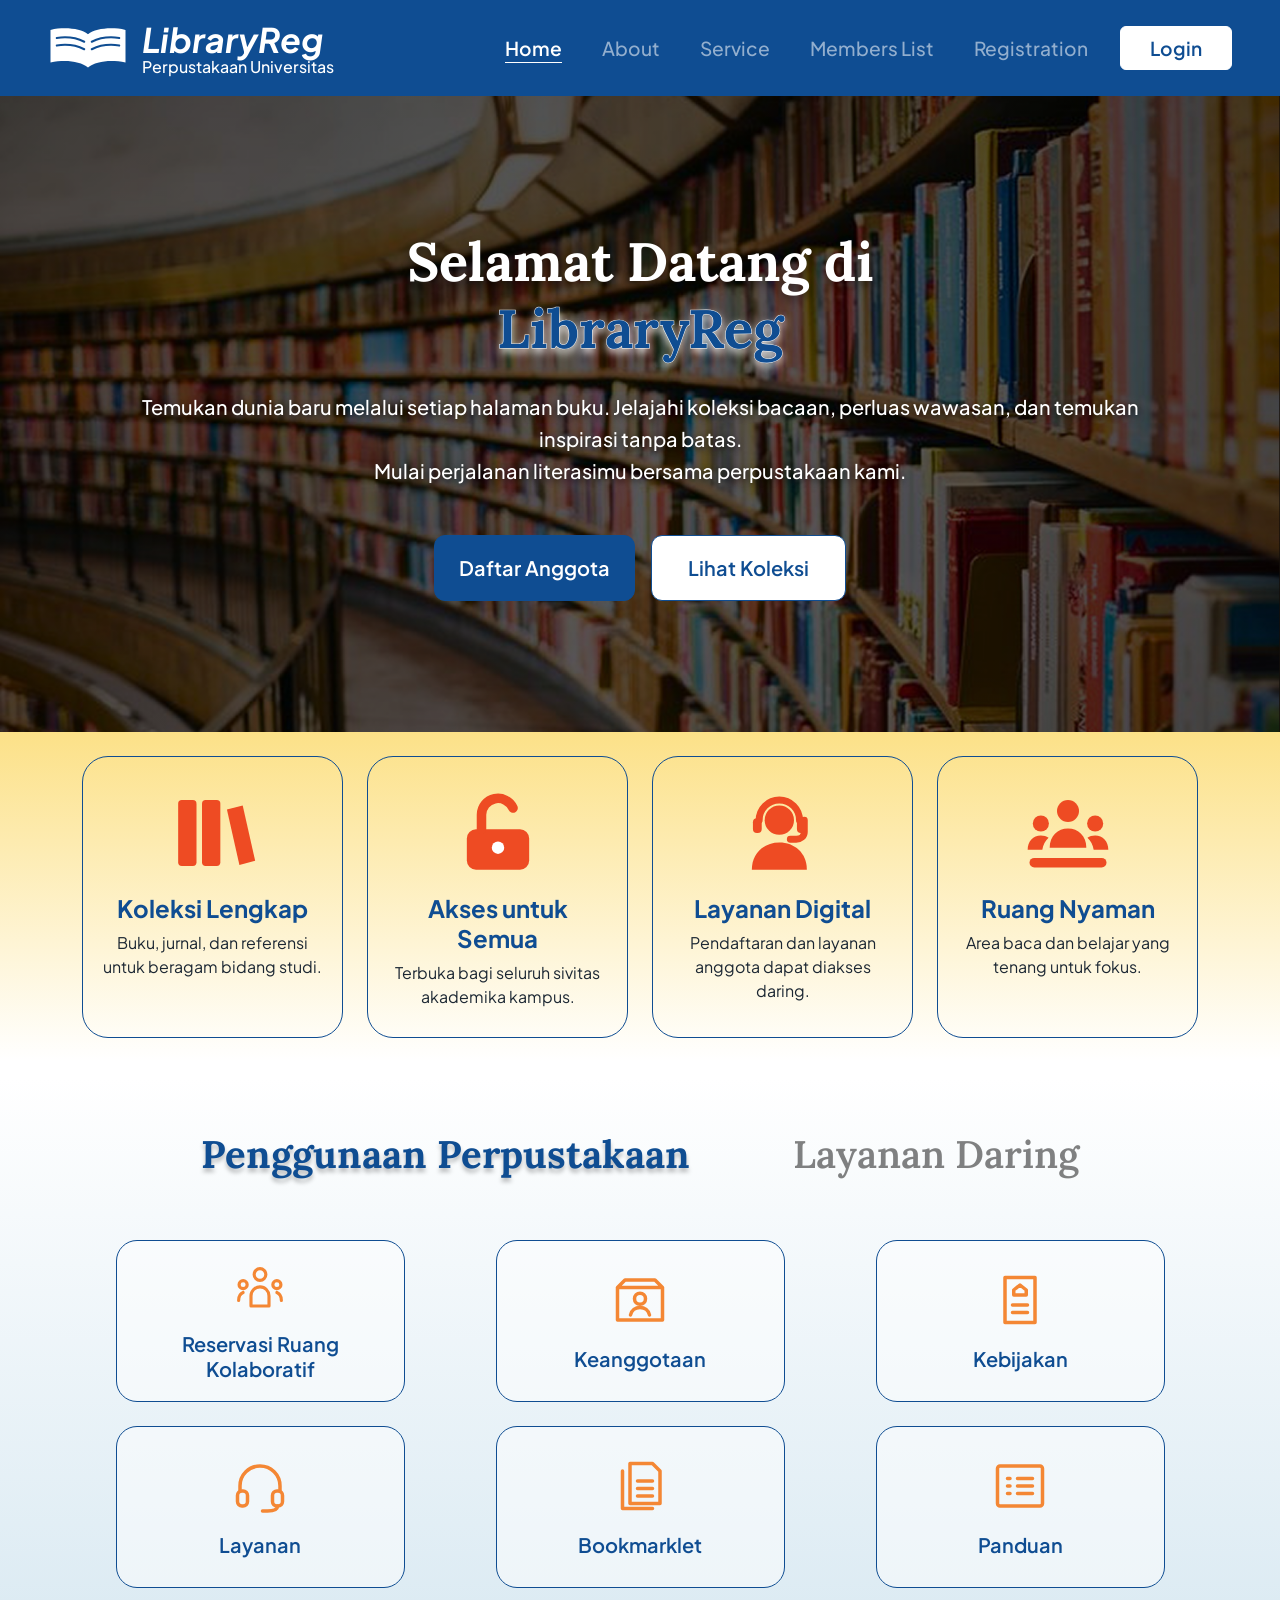
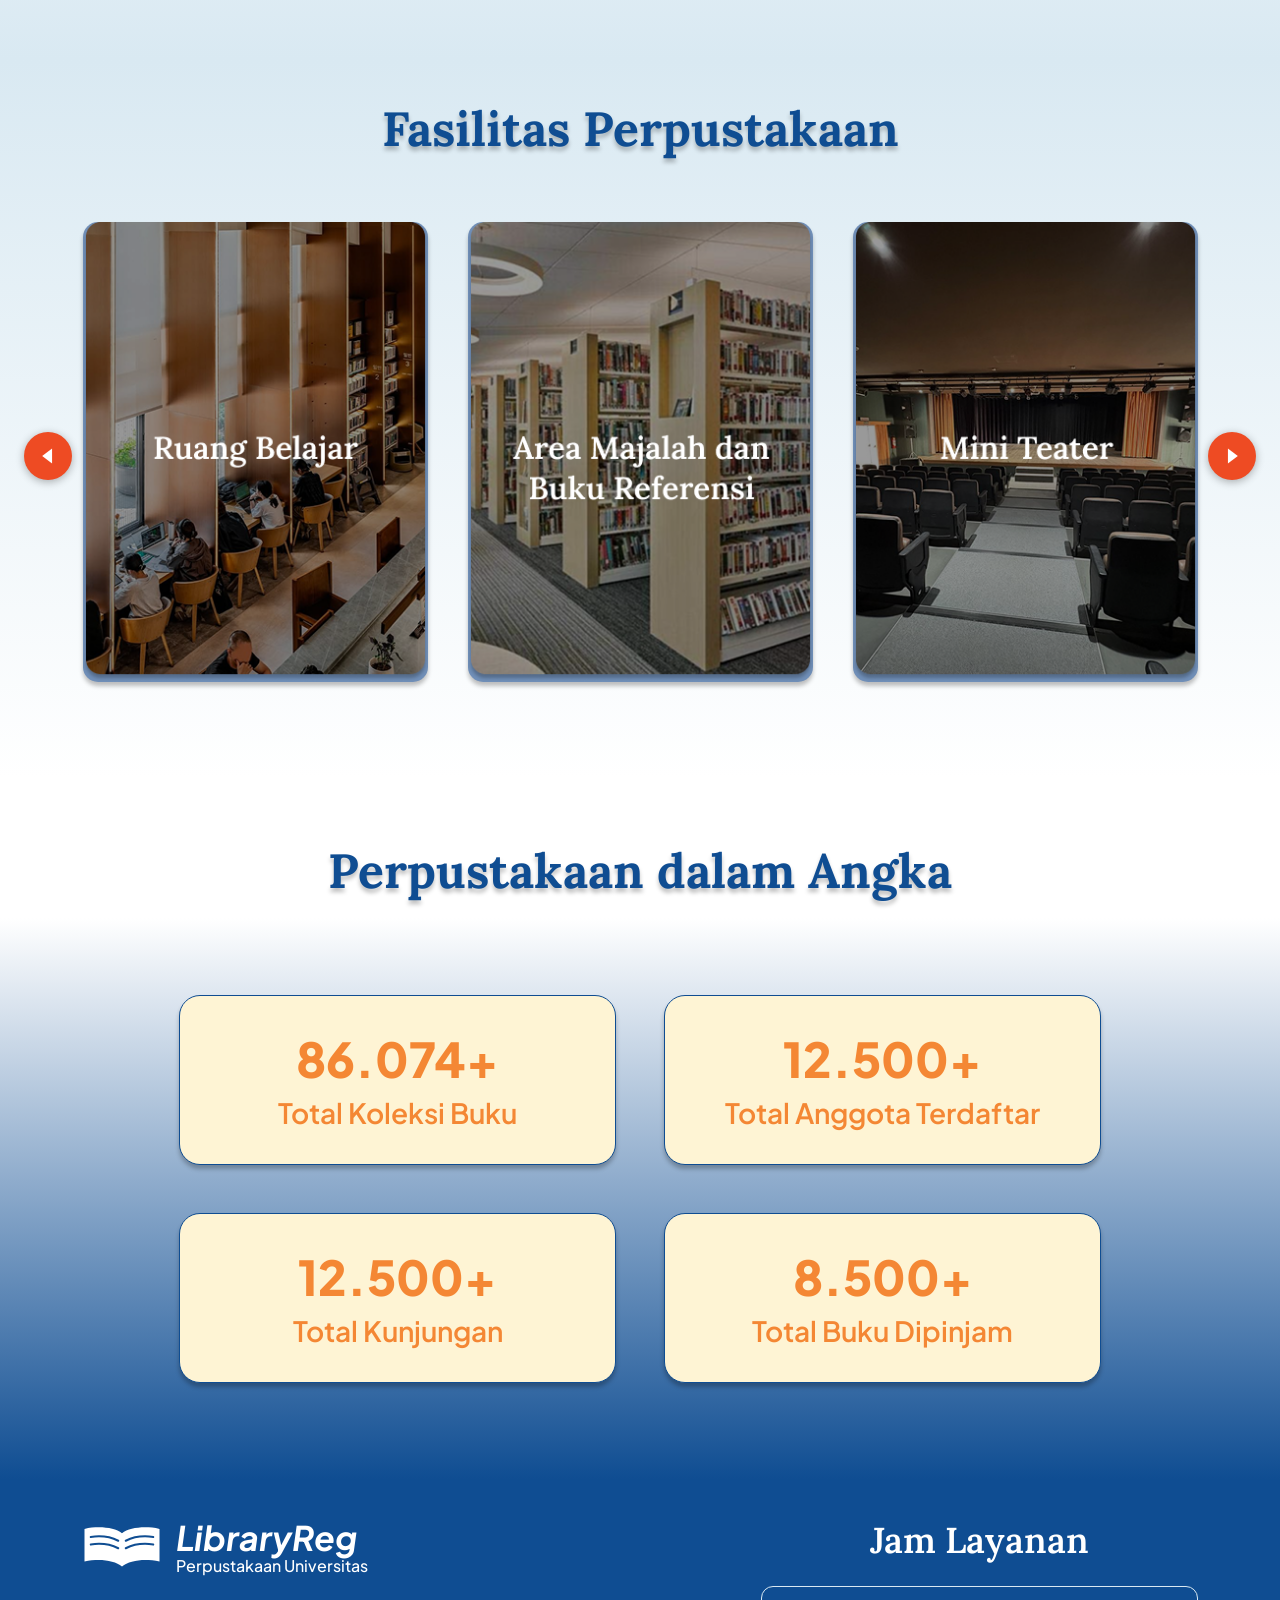
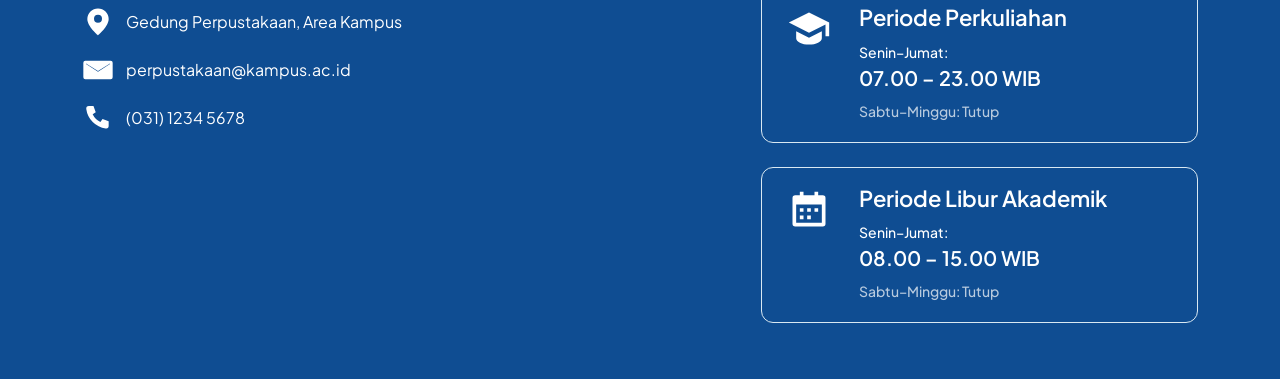
<file: ETS/index.html>
<!DOCTYPE html>
<html lang="id">
<head>
  <meta charset="utf-8">
  <meta name="viewport" content="width=device-width, initial-scale=1">
  <meta name="description" content="LibraryReg — Perpustakaan Universitas. Jelajahi koleksi, layanan, dan fasilitas perpustakaan, lalu daftar sebagai anggota.">
  <title>LibraryReg | Perpustakaan Universitas</title>

  <!-- Bootstrap 5 -->
  <link href="https://cdn.jsdelivr.net/npm/bootstrap@5.3.3/dist/css/bootstrap.min.css" rel="stylesheet">

  <!-- Font: Plus Jakarta Sans (UI) + Lora (heading editorial) -->
  <link rel="preconnect" href="https://fonts.googleapis.com">
  <link rel="preconnect" href="https://fonts.gstatic.com" crossorigin>
  <link href="https://fonts.googleapis.com/css2?family=Lora:wght@600;700&family=Plus+Jakarta+Sans:ital,wght@0,400;0,500;0,600;0,700;1,700&display=swap" rel="stylesheet">

  <link rel="stylesheet" href="style.css">
</head>
<body id="top">

  <!-- Sprite ikon (inline SVG; warna mengikuti currentColor) -->
  <svg width="0" height="0" style="position:absolute" aria-hidden="true" focusable="false">
    <defs>
      <!-- Logo buku terbuka -->
      <symbol id="i-logo" viewBox="0 0 64 40">
        <path fill="#fff" d="M32 9C26 4.5 14 3 2 5.5v26c12-2.5 24-1 30 4z"/>
        <path fill="#fff" d="M32 9c6-4.5 18-6 30-3.5v26c-12-2.5-24-1-30 4z"/>
        <path fill="none" stroke="#0f4d92" stroke-width="1.6" stroke-linecap="round" d="M7 12c8-1.2 16 0 22 3M7 18c8-1.2 16 0 22 3M57 12c-8-1.2-16 0-22 3M57 18c-8-1.2-16 0-22 3"/>
      </symbol>

      <!-- Ikon solid (kartu keunggulan) -->
      <symbol id="s-books" viewBox="0 0 24 24"><rect x="2.5" y="3" width="5" height="18" rx="1"/><rect x="9" y="3" width="5" height="18" rx="1"/><path d="m15.8 5.6 4.3-1.1 3.4 15.1-4.3 1.1z"/></symbol>
      <symbol id="s-unlock" viewBox="0 0 24 24"><rect x="3.5" y="11" width="17" height="11" rx="2.5"/><path fill="none" stroke="currentColor" stroke-width="2.6" stroke-linecap="round" d="M7.5 11V7a4.5 4.5 0 0 1 8.6-1.8"/><circle cx="12" cy="16" r="1.7" fill="#fff"/></symbol>
      <symbol id="s-agent" viewBox="0 0 24 24"><circle cx="11" cy="8.5" r="4"/><path d="M3.5 22c0-4.6 3.4-7.4 7.5-7.4s7.5 2.8 7.5 7.4z"/><path fill="none" stroke="currentColor" stroke-width="1.9" stroke-linecap="round" d="M5.5 8.5a5.5 5.5 0 0 1 11 0M17.8 8.5v3.2c0 1.2-1 2-2.2 2H14"/><rect x="3.8" y="8" width="2.4" height="4" rx="1.1"/><rect x="15.8" y="8" width="2.4" height="4" rx="1.1"/></symbol>
      <symbol id="s-group" viewBox="0 0 24 24"><circle cx="12" cy="6" r="3"/><path d="M7 16c0-3.2 2.2-5.2 5-5.2s5 2 5 5.2z"/><circle cx="4.6" cy="9.4" r="2.2"/><path d="M1 16.6c0-2.3 1.5-3.9 3.6-3.9.8 0 1.5.2 2.1.6-.9.8-1.5 1.9-1.7 3.3z"/><circle cx="19.4" cy="9.4" r="2.2"/><path d="M23 16.6c0-2.3-1.5-3.9-3.6-3.9-.8 0-1.5.2-2.1.6.9.8 1.5 1.9 1.7 3.3z"/><rect x="1.5" y="18.8" width="21" height="2.6" rx="1.3"/></symbol>

      <!-- Ikon garis (kartu layanan) -->
      <symbol id="i-users" viewBox="0 0 24 24"><circle cx="12" cy="6" r="2.6"/><path d="M8 20v-4.5a4 4 0 0 1 8 0V20z"/><circle cx="4.5" cy="10.5" r="1.8"/><path d="M2.5 17.5c0-1.6.8-3 2-3.5"/><circle cx="19.5" cy="10.5" r="1.8"/><path d="M21.5 17.5c0-1.6-.8-3-2-3.5"/></symbol>
      <symbol id="i-idcard" viewBox="0 0 24 24"><path d="M3 7h18v13H3zM3 7l3-3h12l3 3"/><circle cx="12" cy="11.5" r="2.2"/><path d="M8.2 18c.4-2 2-3 3.8-3s3.4 1 3.8 3"/></symbol>
      <symbol id="i-file" viewBox="0 0 24 24"><path d="M6 3h12v18H6z"/><path d="m12 6-2.5 2v2h5V8z"/><path d="M9 14h6M9 17h6"/></symbol>
      <symbol id="i-headset" viewBox="0 0 24 24"><path d="M4 14v-2a8 8 0 0 1 16 0v2"/><rect x="3" y="14" width="4" height="6" rx="1.8"/><rect x="17" y="14" width="4" height="6" rx="1.8"/><path d="M19 20c0 1.5-1.5 2-4 2h-2"/></symbol>
      <symbol id="i-docs" viewBox="0 0 24 24"><path d="M8 3h9l3 3v13H8z"/><path d="M5 6v15h12"/><path d="M11 10h6M11 13h6M11 16h6"/></symbol>
      <symbol id="i-list" viewBox="0 0 24 24"><rect x="3" y="4" width="18" height="16" rx="1"/><path d="M7 9h1M11 9h6M7 12h1M11 12h6M7 15h1M11 15h6"/></symbol>

      <!-- Ikon footer -->
      <symbol id="f-pin" viewBox="0 0 24 24"><path d="M12 22s8-6.6 8-12.2A8 8 0 0 0 4 9.8C4 15.4 12 22 12 22zm0-9.5a3 3 0 1 1 0-6 3 3 0 0 1 0 6z"/></symbol>
      <symbol id="f-mail" viewBox="0 0 24 24"><path d="M2.5 5h19A1.5 1.5 0 0 1 23 6.5v11a1.5 1.5 0 0 1-1.5 1.5h-19A1.5 1.5 0 0 1 1 17.5v-11A1.5 1.5 0 0 1 2.5 5zm.5 2.2v.3l9 5.8 9-5.8v-.3L12 12.7z"/></symbol>
      <symbol id="f-phone" viewBox="0 0 24 24"><path d="M5.2 3h3.4l1.7 4.6-2.3 1.6a12 12 0 0 0 5.8 5.8l1.6-2.3 4.6 1.7v3.4a2 2 0 0 1-2.2 2A17 17 0 0 1 3.2 5.2 2 2 0 0 1 5.2 3z"/></symbol>
      <symbol id="f-cap" viewBox="0 0 24 24"><path d="M12 3 1 8.5 12 14l9-4.5V16h2V8.5z"/><path d="M5 13.2V17c0 1.8 3.1 3.5 7 3.5s7-1.7 7-3.5v-3.8L12 16.8z"/></symbol>
      <symbol id="f-calendar" viewBox="0 0 24 24"><path d="M7 2h2v2h6V2h2v2h2.5A1.5 1.5 0 0 1 21 5.5v14a1.5 1.5 0 0 1-1.5 1.5h-15A1.5 1.5 0 0 1 3 19.5v-14A1.5 1.5 0 0 1 4.5 4H7zM5 9v10h14V9zm2 2h2v2H7zm4 0h2v2h-2zm4 0h2v2h-2zM7 15h2v2H7zm4 0h2v2h-2z"/></symbol>

      <!-- Panah carousel -->
      <symbol id="c-prev" viewBox="0 0 24 24"><path d="M15.5 5.5v13L7 12z"/></symbol>
      <symbol id="c-next" viewBox="0 0 24 24"><path d="M8.5 5.5v13L17 12z"/></symbol>
    </defs>
  </svg>

 <!-- ================= NAVBAR ================= -->
  <nav class="navbar navbar-expand-xl sticky-top site-header" data-bs-theme="dark" aria-label="Navigasi utama">
    <div class="container-fluid site-header__inner">
      <a class="navbar-brand brand" href="#top" aria-label="LibraryReg, kembali ke halaman utama">
        <svg class="brand__logo" viewBox="0 0 64 40" aria-hidden="true"><use href="#i-logo"/></svg>
        <span class="brand__text">
          <span class="brand__name">LibraryReg</span>
          <span class="brand__tagline">Perpustakaan Universitas</span>
        </span>
      </a>
 
      <button class="navbar-toggler" type="button" data-bs-toggle="collapse" data-bs-target="#primary-nav"
              aria-controls="primary-nav" aria-expanded="false" aria-label="Buka menu navigasi">
        <span class="navbar-toggler-icon"></span>
      </button>
 
      <div class="collapse navbar-collapse justify-content-xl-end" id="primary-nav">
        <ul class="navbar-nav align-items-xl-center gap-xl-4">
          <li class="nav-item"><a class="nav-link active" href="#top" aria-current="page">Home</a></li>
          <li class="nav-item"><a class="nav-link" href="#about">About</a></li>
          <li class="nav-item"><a class="nav-link" href="#services">Service</a></li>
          <li class="nav-item"><a class="nav-link" href="members.html">Members List</a></li>
          <li class="nav-item"><a class="nav-link" href="registration.html">Registration</a></li>
          <li class="nav-item"><a class="btn btn-login" href="login.html">Login</a></li>
        </ul>
      </div>
    </div>
  </nav>
 
  <main>
    
    <!-- ================= HERO ================= -->
    <section class="hero" aria-labelledby="hero-title">
      <div class="container text-center">
        <h1 class="hero__title" id="hero-title">
          <span class="hero__title-line">Selamat Datang di</span>
          <span class="hero__title-brand">LibraryReg</span>
        </h1>
        <p class="hero__desc mx-auto">
          Temukan dunia baru melalui setiap halaman buku. Jelajahi koleksi bacaan, perluas wawasan, dan temukan inspirasi tanpa batas.
          <br class="d-none d-md-inline">
          Mulai perjalanan literasimu bersama perpustakaan kami.
        </p>
        <div class="d-flex flex-wrap justify-content-center gap-3 mt-5">
          <a class="btn btn-brand" href="registration.html">Daftar Anggota</a>
          <a class="btn btn-brand-outline" href="#fasilitas">Lihat Koleksi</a>
        </div>
      </div>
    </section>

    <!-- ================= KEUNGGULAN ================= -->
    <section class="benefits" id="about" aria-label="Keunggulan perpustakaan">
      <div class="container">
        <ul class="row g-3 g-lg-4 list-unstyled mb-0">
          <li class="col-12 col-sm-6 col-lg-3">
            <div class="benefit h-100">
              <svg class="benefit__icon" aria-hidden="true"><use href="#s-books"/></svg>
              <h2 class="benefit__title">Koleksi Lengkap</h2>
              <p class="benefit__desc">Buku, jurnal, dan referensi untuk beragam bidang studi.</p>
            </div>
          </li>
          <li class="col-12 col-sm-6 col-lg-3">
            <div class="benefit h-100">
              <svg class="benefit__icon" aria-hidden="true"><use href="#s-unlock"/></svg>
              <h2 class="benefit__title">Akses untuk Semua</h2>
              <p class="benefit__desc">Terbuka bagi seluruh sivitas akademika kampus.</p>
            </div>
          </li>
          <li class="col-12 col-sm-6 col-lg-3">
            <div class="benefit h-100">
              <svg class="benefit__icon" aria-hidden="true"><use href="#s-agent"/></svg>
              <h2 class="benefit__title">Layanan Digital</h2>
              <p class="benefit__desc">Pendaftaran dan layanan anggota dapat diakses daring.</p>
            </div>
          </li>
          <li class="col-12 col-sm-6 col-lg-3">
            <div class="benefit h-100">
              <svg class="benefit__icon" aria-hidden="true"><use href="#s-group"/></svg>
              <h2 class="benefit__title">Ruang Nyaman</h2>
              <p class="benefit__desc">Area baca dan belajar yang tenang untuk fokus.</p>
            </div>
          </li>
        </ul>
      </div>
    </section>

    <!-- ================= PENGGUNAAN PERPUSTAKAAN / LAYANAN DARING ================= -->
    <section class="services" id="services" aria-label="Layanan perpustakaan">
      <div class="container">
        <ul class="nav service-tabs justify-content-center" role="tablist">
          <li class="nav-item" role="presentation">
            <button class="nav-link active" id="tab-usage" type="button" role="tab"
                    data-bs-toggle="tab" data-bs-target="#panel-usage"
                    aria-controls="panel-usage" aria-selected="true">Penggunaan Perpustakaan</button>
          </li>
          <li class="nav-item" role="presentation">
            <button class="nav-link" id="tab-online" type="button" role="tab"
                    data-bs-toggle="tab" data-bs-target="#panel-online"
                    aria-controls="panel-online" aria-selected="false" tabindex="-1">Layanan Daring</button>
          </li>
        </ul>

        <div class="tab-content">
          <div class="tab-pane fade show active" id="panel-usage" role="tabpanel" aria-labelledby="tab-usage" tabindex="0">
            <ul class="row g-4 justify-content-center list-unstyled mb-0">
              <li class="col-12 col-md-6 col-lg-4"><a class="service-card" href="#">
                <svg class="service-card__icon" aria-hidden="true"><use href="#i-users"/></svg>
                <span class="service-card__name">Reservasi Ruang Kolaboratif</span>
              </a></li>
              <li class="col-12 col-md-6 col-lg-4"><a class="service-card" href="#">
                <svg class="service-card__icon" aria-hidden="true"><use href="#i-idcard"/></svg>
                <span class="service-card__name">Keanggotaan</span>
              </a></li>
              <li class="col-12 col-md-6 col-lg-4"><a class="service-card" href="#">
                <svg class="service-card__icon" aria-hidden="true"><use href="#i-file"/></svg>
                <span class="service-card__name">Kebijakan</span>
              </a></li>
              <li class="col-12 col-md-6 col-lg-4"><a class="service-card" href="#">
                <svg class="service-card__icon" aria-hidden="true"><use href="#i-headset"/></svg>
                <span class="service-card__name">Layanan</span>
              </a></li>
              <li class="col-12 col-md-6 col-lg-4"><a class="service-card" href="#">
                <svg class="service-card__icon" aria-hidden="true"><use href="#i-docs"/></svg>
                <span class="service-card__name">Bookmarklet</span>
              </a></li>
              <li class="col-12 col-md-6 col-lg-4"><a class="service-card" href="#">
                <svg class="service-card__icon" aria-hidden="true"><use href="#i-list"/></svg>
                <span class="service-card__name">Panduan</span>
              </a></li>
            </ul>
          </div>

          <div class="tab-pane fade" id="panel-online" role="tabpanel" aria-labelledby="tab-online" tabindex="0">
            <ul class="row g-4 justify-content-center list-unstyled mb-0">
              <li class="col-12 col-md-6 col-lg-4"><a class="service-card" href="#">
                <svg class="service-card__icon" aria-hidden="true"><use href="#i-users"/></svg>
                <span class="service-card__name">Perpanjangan Daring</span>
              </a></li>
              <li class="col-12 col-md-6 col-lg-4"><a class="service-card" href="#">
                <svg class="service-card__icon" aria-hidden="true"><use href="#i-idcard"/></svg>
                <span class="service-card__name">E-Source Request</span>
              </a></li>
              <li class="col-12 col-md-6 col-lg-4"><a class="service-card" href="#">
                <svg class="service-card__icon" aria-hidden="true"><use href="#i-file"/></svg>
                <span class="service-card__name">Unggah Mandiri Skripsi</span>
              </a></li>
              <li class="col-12 col-md-6 col-lg-4"><a class="service-card" href="#">
                <svg class="service-card__icon" aria-hidden="true"><use href="#i-headset"/></svg>
                <span class="service-card__name">Similarity Check (Turnitin)</span>
              </a></li>
              <li class="col-12 col-md-6 col-lg-4"><a class="service-card" href="#">
                <svg class="service-card__icon" aria-hidden="true"><use href="#i-docs"/></svg>
                <span class="service-card__name">Rekomendasi Koleksi</span>
              </a></li>
              <li class="col-12 col-md-6 col-lg-4"><a class="service-card" href="#">
                <svg class="service-card__icon" aria-hidden="true"><use href="#i-list"/></svg>
                <span class="service-card__name">Cek Status Peminjaman</span>
              </a></li>
            </ul>
          </div>
        </div>
      </div>
    </section>

    <!-- ================= FASILITAS ================= -->
    <section class="facilities" id="fasilitas" aria-labelledby="facilities-title">
      <div class="container">
        <h2 class="section-title" id="facilities-title">Fasilitas Perpustakaan</h2>
      </div>

      <div class="carousel-wrap" role="region" aria-roledescription="carousel" aria-label="Fasilitas perpustakaan">
        <button class="carousel-btn carousel-btn--prev" type="button" aria-label="Fasilitas sebelumnya">
          <svg aria-hidden="true"><use href="#c-prev"/></svg>
        </button>

        <div class="carousel-window">
          <ul class="carousel-track list-unstyled mb-0">
            <li class="facility" style="--photo: url('assets/Study Room Facility.png')">
            </li>
            <li class="facility" style="--photo: url('assets/Reference Area Facility.png')">
            </li>
            <li class="facility" style="--photo: url('assets/Theater Facility.png')">
            </li>
            <li class="facility" style="--photo: url('assets/Kafetaria.png')">
            </li>
            <li class="facility" style="--photo: url('assets/Meja Informasi.png')">
            </li>
            <li class="facility" style="--photo: url('assets/Ruang Seminar.png')">
            </li>
            <li class="facility" style="--photo: url('assets/Mushola.png')">
            </li>
          </ul>
        </div>

        <button class="carousel-btn carousel-btn--next" type="button" aria-label="Fasilitas berikutnya">
          <svg aria-hidden="true"><use href="#c-next"/></svg>
        </button>
      </div>
    </section>

    <!-- ================= STATISTIK ================= -->
    <section class="stats" id="members" aria-labelledby="stats-title">
      <div class="container">
        <h2 class="section-title" id="stats-title">Perpustakaan dalam Angka</h2>
        <ul class="row g-4 g-lg-5 justify-content-center list-unstyled mb-0 mt-4 mt-lg-5">
          <li class="col-12 col-md-6 col-lg-5">
            <div class="stat">
              <strong class="stat__value">86.074+</strong>
              <span class="stat__label">Total Koleksi Buku</span>
            </div>
          </li>
          <li class="col-12 col-md-6 col-lg-5">
            <div class="stat">
              <strong class="stat__value">12.500+</strong>
              <span class="stat__label">Total Anggota Terdaftar</span>
            </div>
          </li>
          <li class="col-12 col-md-6 col-lg-5">
            <div class="stat">
              <strong class="stat__value">12.500+</strong>
              <span class="stat__label">Total Kunjungan</span>
            </div>
          </li>
          <li class="col-12 col-md-6 col-lg-5">
            <div class="stat">
              <strong class="stat__value">8.500+</strong>
              <span class="stat__label">Total Buku Dipinjam</span>
            </div>
          </li>
        </ul>
      </div>
    </section>
  </main>

  <!-- ================= FOOTER ================= -->
  <footer class="site-footer">
    <div class="container">
      <div class="row g-5">
        <div class="col-12 col-lg-6">
          <a class="brand" href="#top" aria-label="LibraryReg, kembali ke atas">
            <svg class="brand__logo" viewBox="0 0 64 40" aria-hidden="true"><use href="#i-logo"/></svg>
            <span class="brand__text">
              <span class="brand__name">LibraryReg</span>
              <span class="brand__tagline">Perpustakaan Universitas</span>
            </span>
          </a>

          <address class="contact">
            <p class="contact__row">
              <svg class="contact__icon" aria-hidden="true"><use href="#f-pin"/></svg>
              <span>Gedung Perpustakaan, Area Kampus</span>
            </p>
            <p class="contact__row">
              <svg class="contact__icon" aria-hidden="true"><use href="#f-mail"/></svg>
              <a href="mailto:perpustakaan@kampus.ac.id">perpustakaan@kampus.ac.id</a>
            </p>
            <p class="contact__row">
              <svg class="contact__icon" aria-hidden="true"><use href="#f-phone"/></svg>
              <a href="tel:+623112345678">(031) 1234 5678</a>
            </p>
          </address>
        </div>

        <section class="col-12 col-lg-5 offset-lg-1" aria-labelledby="hours-title">
          <h2 class="hours__title" id="hours-title">Jam Layanan</h2>

          <article class="hours__card">
            <svg class="hours__icon" aria-hidden="true"><use href="#f-cap"/></svg>
            <h3 class="hours__period">Periode Perkuliahan</h3>
            <p class="hours__label">Senin–Jumat:</p>
            <p class="hours__time">07.00 – 23.00 WIB</p>
            <p class="hours__closed">Sabtu–Minggu: Tutup</p>
          </article>

          <article class="hours__card">
            <svg class="hours__icon" aria-hidden="true"><use href="#f-calendar"/></svg>
            <h3 class="hours__period">Periode Libur Akademik</h3>
            <p class="hours__label">Senin–Jumat:</p>
            <p class="hours__time">08.00 – 15.00 WIB</p>
            <p class="hours__closed">Sabtu–Minggu: Tutup</p>
          </article>
        </section>
      </div>
    </div>
  </footer>

  <script src="https://cdn.jsdelivr.net/npm/bootstrap@5.3.3/dist/js/bootstrap.bundle.min.js"></script>
  <script src="script.js"></script>
</body>
</html>
</file>
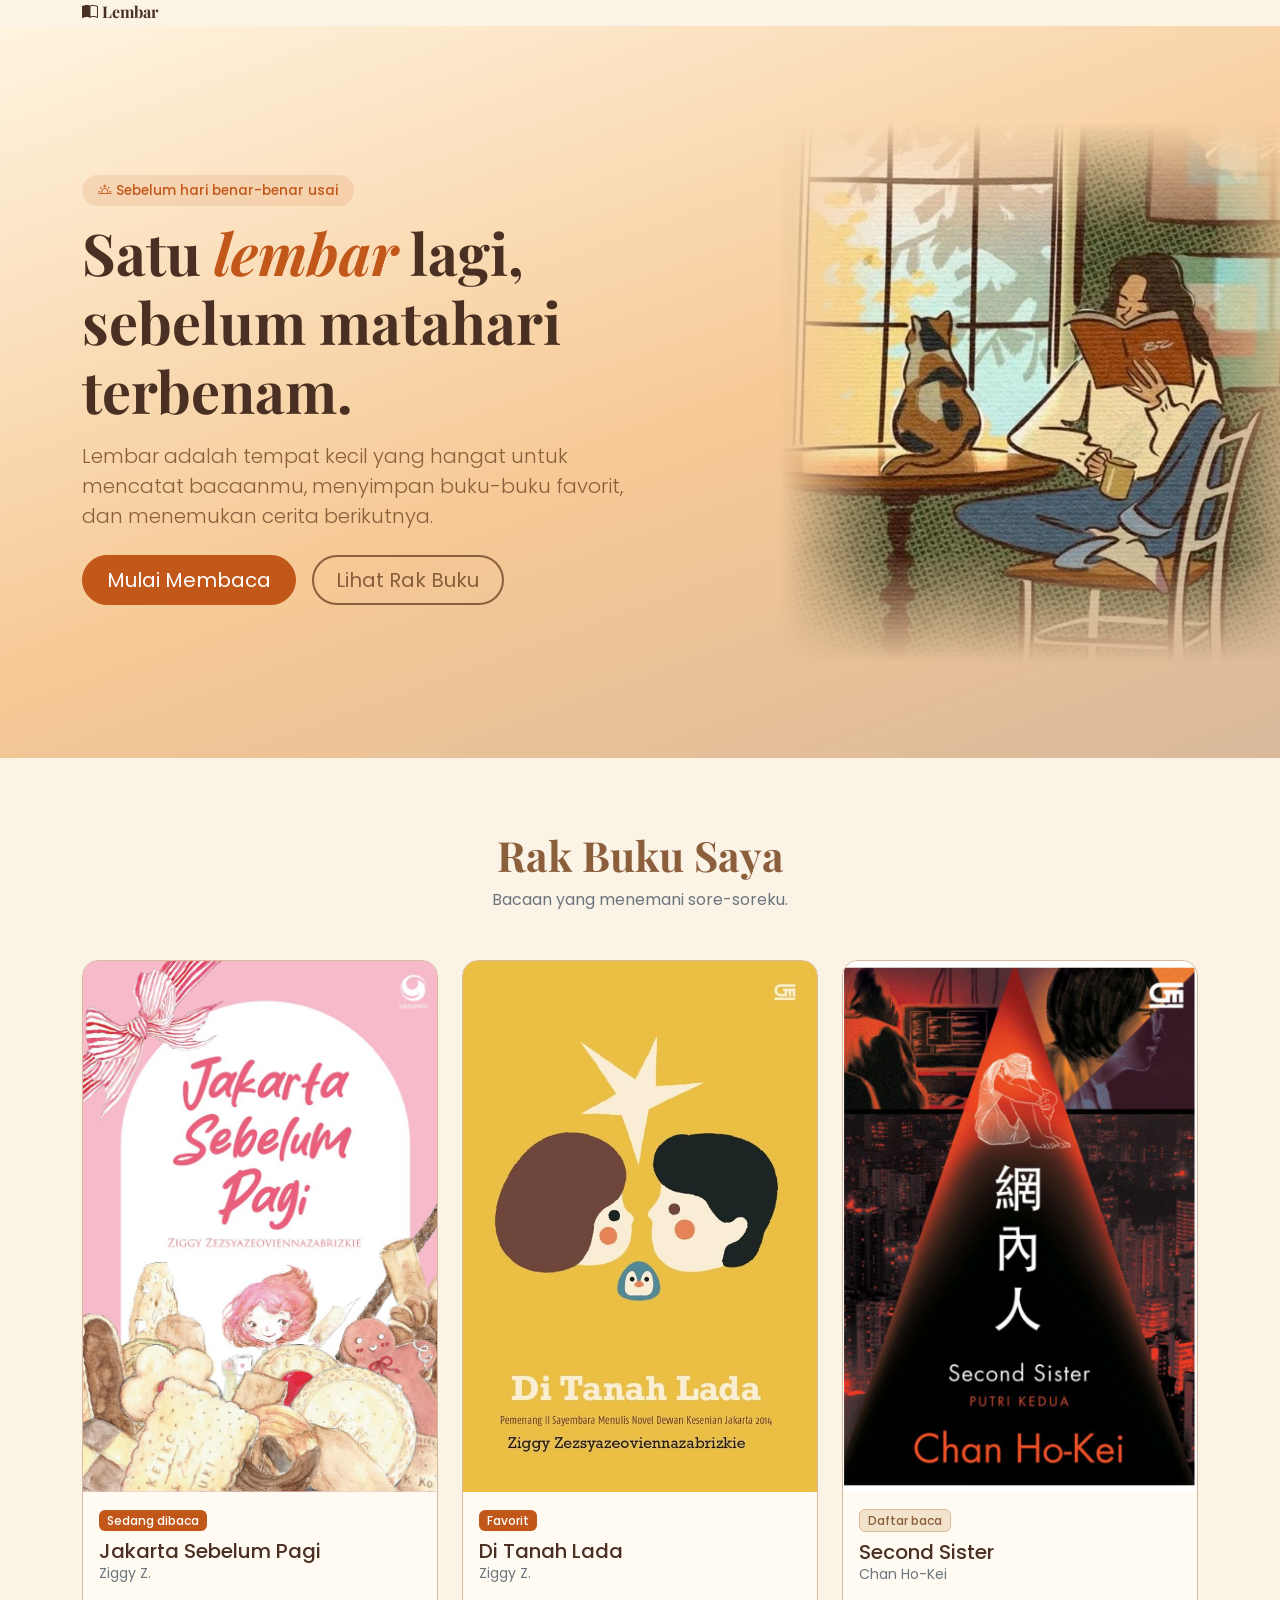
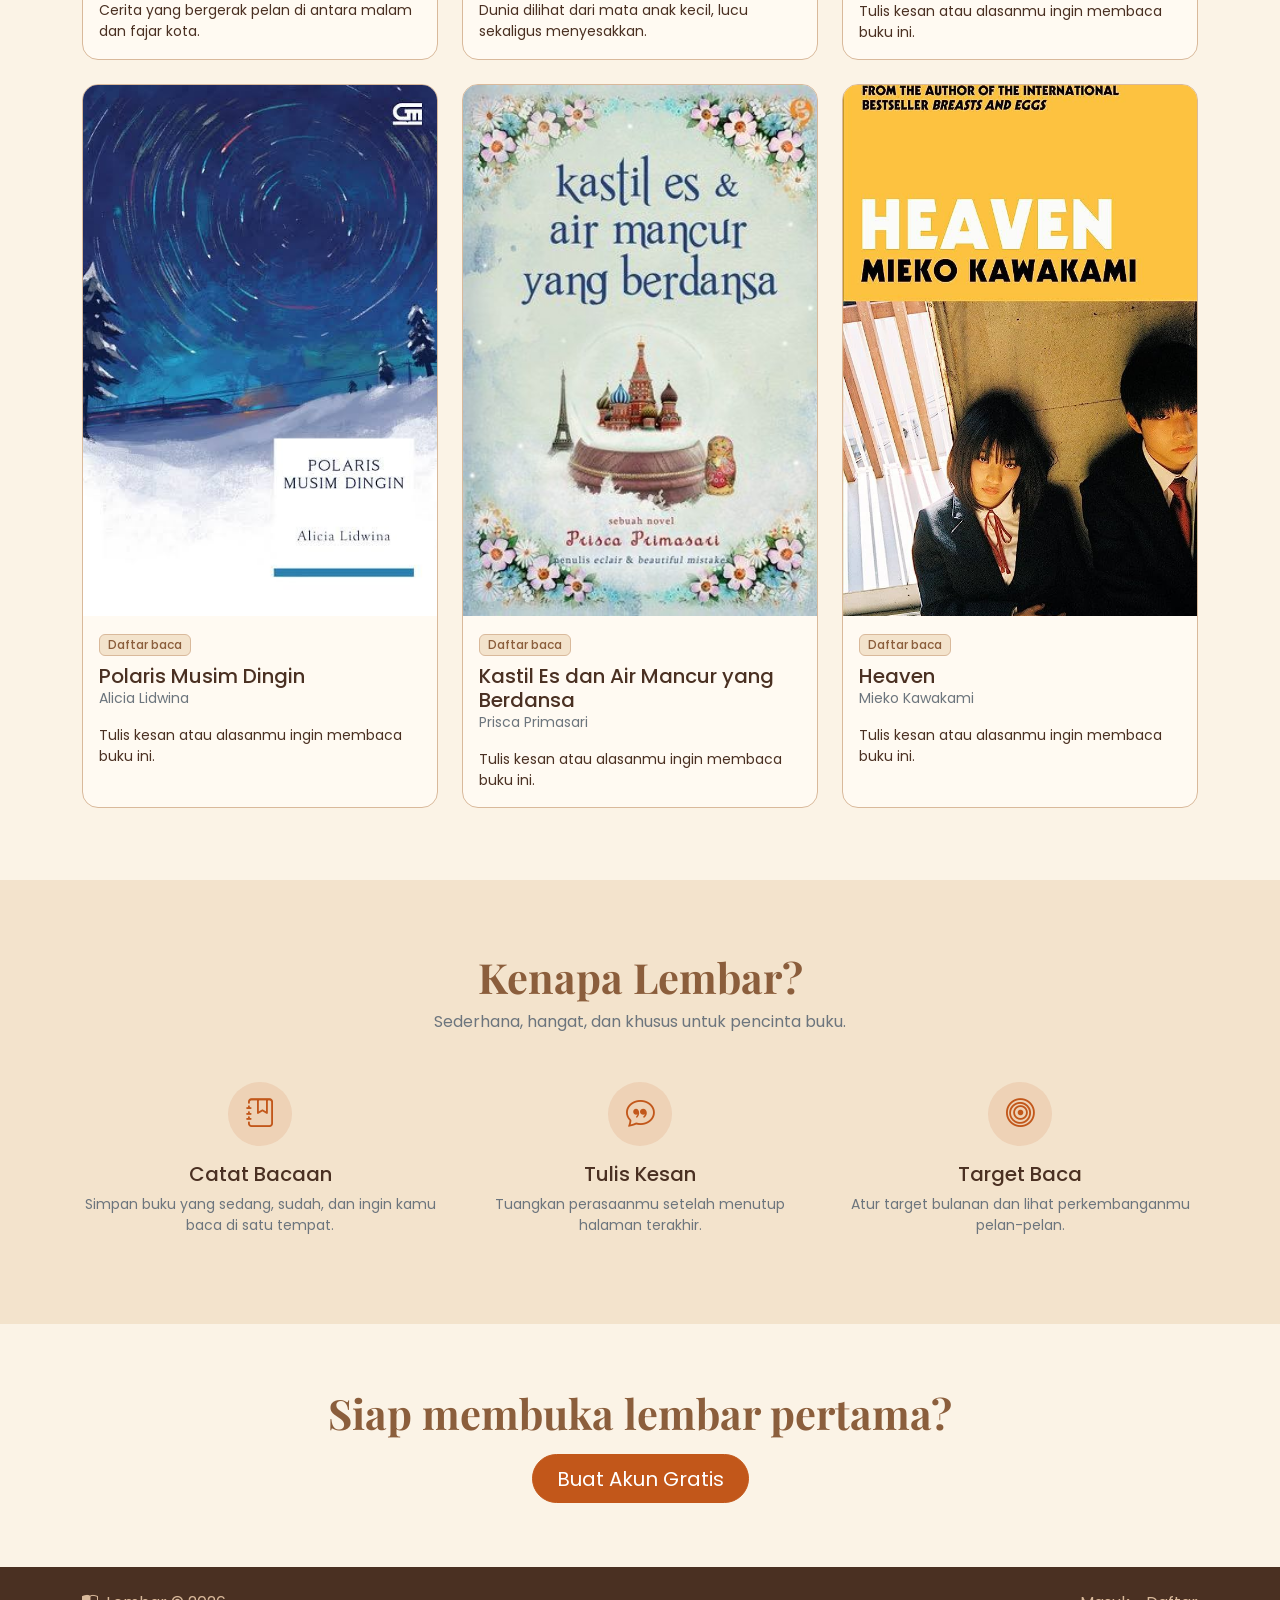
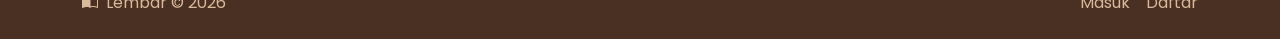
<file: Pertemuan 7/index.html>
<!DOCTYPE html>
<html lang="id">
<head>
  <meta charset="UTF-8">
  <meta name="viewport" content="width=device-width, initial-scale=1">
  <title>Lembar - Baca Buku di Sore Hari</title>

  <link href="https://cdn.jsdelivr.net/npm/bootstrap@5.3.3/dist/css/bootstrap.min.css" rel="stylesheet">
  <link href="https://cdn.jsdelivr.net/npm/bootstrap-icons@1.11.3/font/bootstrap-icons.min.css" rel="stylesheet">
  <link href="https://fonts.googleapis.com/css2?family=Playfair+Display:wght@700&family=Poppins:wght@400;500;600&display=swap" rel="stylesheet">
  <link href="style.css" rel="stylesheet">
</head>
<body>

  <!-- ============ NAVBAR ============ -->
    <div class="container">
      <a class="navbar-brand" href="index.html"><i class="bi bi-book-half me-1"></i>Lembar</a>
      <button class="navbar-toggler" type="button" data-bs-toggle="collapse" data-bs-target="#menuUtama" aria-controls="menuUtama" aria-expanded="false" aria-label="Buka menu">
        <span class="navbar-toggler-icon"></span>
      </button>
      <div class="collapse navbar-collapse" id="menuUtama">
        <ul class="navbar-nav mx-auto mb-2 mb-lg-0">
          <li class="nav-item"><a class="nav-link active" href="#beranda">Beranda</a></li>
          <li class="nav-item"><a class="nav-link" href="#rak-buku">Rak Buku</a></li>
          <li class="nav-item"><a class="nav-link" href="#fitur">Kenapa Lembar</a></li>
        </ul>
        <div class="d-flex gap-2">
          <a href="login.html" class="btn btn-outline-lembar btn-sm">Masuk</a>
          <a href="register.html" class="btn btn-lembar btn-sm">Daftar</a>
        </div>
      </div>
    </div>
  </nav>

<!-- ============ HERO ============ -->
<header class="hero" id="beranda">
  <div class="container text-center text-lg-start">
    <div class="row align-items-center">
      <div class="col-lg-6">
        <span class="hero-badge"><i class="bi bi-sunset me-1"></i>Sebelum hari benar-benar usai</span>
        <h1 class="mt-3 mb-3">Satu <span class="kata-sorot">lembar</span> lagi, sebelum matahari terbenam.</h1>
        <p class="lead mb-4">
          Lembar adalah tempat kecil yang hangat untuk mencatat bacaanmu,
          menyimpan buku-buku favorit, dan menemukan cerita berikutnya.
        </p>
        <div class="d-flex flex-column flex-sm-row gap-3 justify-content-center justify-content-lg-start">
          <a href="register.html" class="btn btn-lembar btn-lg">Mulai Membaca</a>
          <a href="#rak-buku" class="btn btn-outline-lembar btn-lg">Lihat Rak Buku</a>
        </div>
      </div>

      <div class="col-lg-6 d-none d-lg-block text-start">
        <img src="assets/hero image.jpg" class="hero-ilustrasi" alt="Ilustrasi perempuan membaca buku ditemani kucing di dekat jendela">
      </div>
    </div>
  </div>
</header>

  <!-- ============ RAK BUKU ============ -->
  <section class="py-5" id="rak-buku">
    <div class="container py-4">
      <div class="text-center mb-5">
        <h2 class="section-title">Rak Buku Saya</h2>
        <p class="text-secondary mb-0">Bacaan yang menemani sore-soreku.</p>
      </div>

      <div class="row row-cols-1 row-cols-sm-2 row-cols-lg-3 g-4">

        <!-- Kartu 1 -->
        <div class="col">
          <div class="card book-card h-100">
                 <img src="assets/Jakarta Sebelum Pagi.jpg" class="book-cover-img" alt="Cover Jakarta Sebelum Pagi">
            <div class="card-body">
              <span class="badge badge-lembar mb-2">Sedang dibaca</span>
              <h5 class="card-title mb-1">Jakarta Sebelum Pagi</h5>
              <p class="card-subtitle text-secondary small mb-3">Ziggy Z.</p>
              <p class="card-text small">Cerita yang bergerak pelan di antara malam dan fajar kota.</p>
            </div>
          </div>
        </div>

        <!-- Kartu 2 -->
        <div class="col">
          <div class="card book-card h-100">
                <img src="assets/Di Tanah Lada.jpg" class="book-cover-img" alt="Di Tanah Lada">
            <div class="card-body">
              <span class="badge badge-lembar mb-2">Favorit</span>
              <h5 class="card-title mb-1">Di Tanah Lada</h5>
              <p class="card-subtitle text-secondary small mb-3">Ziggy Z.</p>
              <p class="card-text small">Dunia dilihat dari mata anak kecil, lucu sekaligus menyesakkan.</p>
            </div>
          </div>
        </div>

        <!-- Kartu 3 -->
        <div class="col">
          <div class="card book-card h-100">
                <img src="assets/Second Sister.jpg" class="book-cover-img" alt="Second Sister">
            <div class="card-body">
              <span class="badge badge-soft mb-2">Daftar baca</span>
              <h5 class="card-title mb-1">Second Sister</h5>
              <p class="card-subtitle text-secondary small mb-3">Chan Ho-Kei</p>
              <p class="card-text small">Tulis kesan atau alasanmu ingin membaca buku ini.</p>
            </div>
          </div>
        </div>

        <!-- Kartu 4 -->
        <div class="col">
          <div class="card book-card h-100">
                <img src="assets/Polaris Musim Dingin.jpg" class="book-cover-img" alt="Polaris Musim Dingin">
            <div class="card-body">
              <span class="badge badge-soft mb-2">Daftar baca</span>
              <h5 class="card-title mb-1">Polaris Musim Dingin</h5>
              <p class="card-subtitle text-secondary small mb-3">Alicia Lidwina</p>
              <p class="card-text small">Tulis kesan atau alasanmu ingin membaca buku ini.</p>
            </div>
          </div>
        </div>

        <!-- Kartu 5 -->
        <div class="col">
          <div class="card book-card h-100">
                <img src="assets/Kastil Es dan Air Mancur yang Berdansa.jpg" class="book-cover-img" alt="Kastil Es dan Air Mancur yang Berdansa">
            <div class="card-body">
              <span class="badge badge-soft mb-2">Daftar baca</span>
              <h5 class="card-title mb-1">Kastil Es dan Air Mancur yang Berdansa</h5>
              <p class="card-subtitle text-secondary small mb-3">Prisca Primasari</p>
              <p class="card-text small">Tulis kesan atau alasanmu ingin membaca buku ini.</p>
            </div>
          </div>
        </div>

        <!-- Kartu 6 -->
        <div class="col">
          <div class="card book-card h-100">
                <img src="assets/Heaven.jpg" class="book-cover-img" alt="Heaven">
            <div class="card-body">
              <span class="badge badge-soft mb-2">Daftar baca</span>
              <h5 class="card-title mb-1">Heaven</h5>
              <p class="card-subtitle text-secondary small mb-3">Mieko Kawakami</p>
              <p class="card-text small">Tulis kesan atau alasanmu ingin membaca buku ini.</p>
            </div>
          </div>
        </div>

      </div>
    </div>
  </section>

  <!-- ============ FITUR ============ -->
  <section class="py-5 section-alt" id="fitur">
    <div class="container py-4">
      <div class="text-center mb-5">
        <h2 class="section-title">Kenapa Lembar?</h2>
        <p class="text-secondary mb-0">Sederhana, hangat, dan khusus untuk pencinta buku.</p>
      </div>
      <div class="row g-4 text-center">
        <div class="col-md-4">
          <div class="feature-icon mb-3"><i class="bi bi-journal-bookmark"></i></div>
          <h5>Catat Bacaan</h5>
          <p class="text-secondary small">Simpan buku yang sedang, sudah, dan ingin kamu baca di satu tempat.</p>
        </div>
        <div class="col-md-4">
          <div class="feature-icon mb-3"><i class="bi bi-chat-quote"></i></div>
          <h5>Tulis Kesan</h5>
          <p class="text-secondary small">Tuangkan perasaanmu setelah menutup halaman terakhir.</p>
        </div>
        <div class="col-md-4">
          <div class="feature-icon mb-3"><i class="bi bi-bullseye"></i></div>
          <h5>Target Baca</h5>
          <p class="text-secondary small">Atur target bulanan dan lihat perkembanganmu pelan-pelan.</p>
        </div>
      </div>
    </div>
  </section>

  <!-- ============ CTA ============ -->
  <section class="py-5 text-center">
    <div class="container py-3">
      <h2 class="section-title mb-3">Siap membuka lembar pertama?</h2>
      <a href="register.html" class="btn btn-lembar btn-lg">Buat Akun Gratis</a>
    </div>
  </section>

  <!-- ============ FOOTER ============ -->
  <footer class="footer-lembar py-4">
    <div class="container d-flex flex-column flex-md-row justify-content-between align-items-center gap-2">
      <span><i class="bi bi-book-half me-1"></i> Lembar &copy; 2026</span>
      <div class="d-flex gap-3">
        <a href="login.html">Masuk</a>
        <a href="register.html">Daftar</a>
      </div>
    </div>
  </footer>

  <script src="https://cdn.jsdelivr.net/npm/bootstrap@5.3.3/dist/js/bootstrap.bundle.min.js"></script>
</body>
</html>
</file>
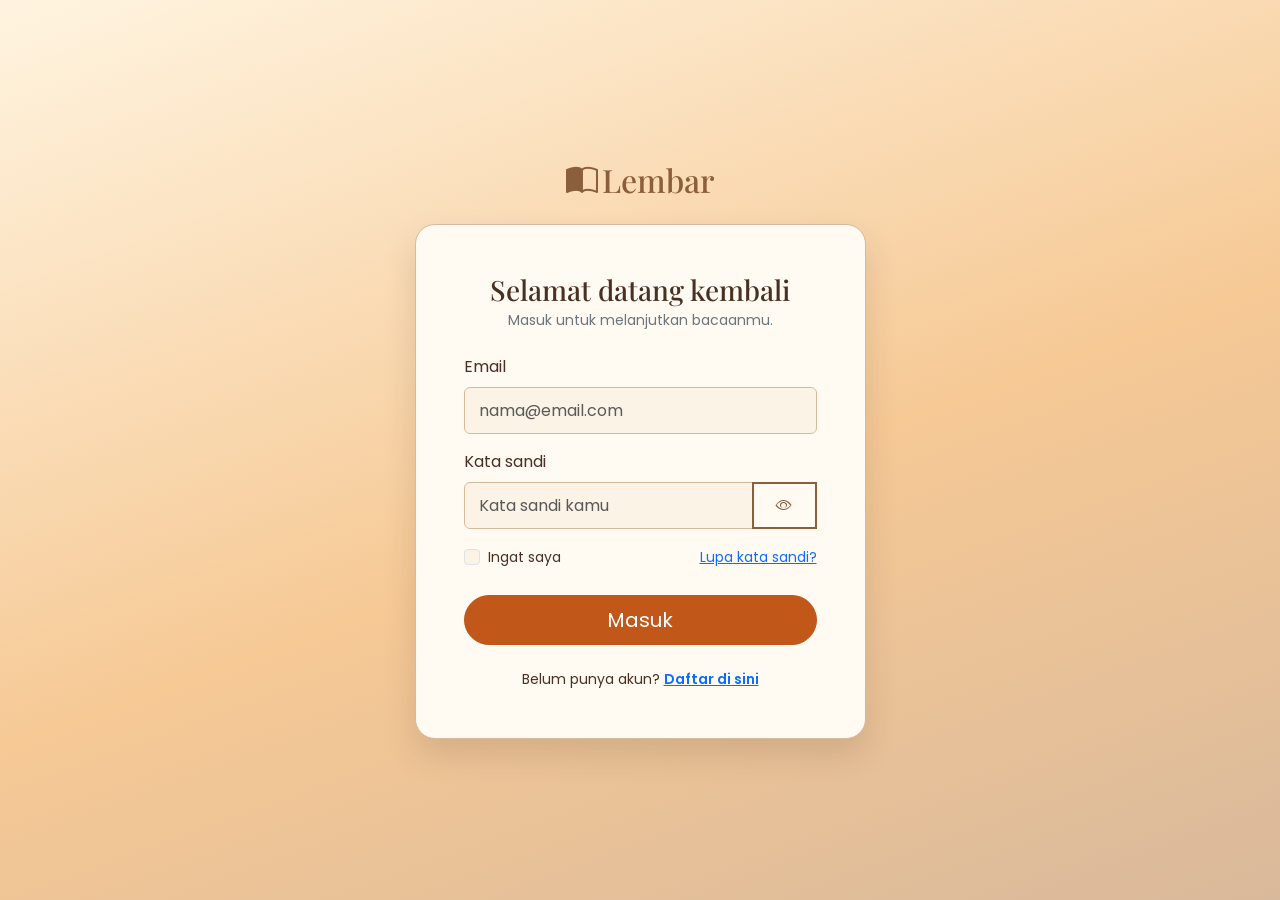
<file: Pertemuan 7/login.html>
<!DOCTYPE html>
<html lang="id">
<head>
  <meta charset="UTF-8">
  <meta name="viewport" content="width=device-width, initial-scale=1">
  <title>Masuk - Lembar</title>
  <link href="https://cdn.jsdelivr.net/npm/bootstrap@5.3.3/dist/css/bootstrap.min.css" rel="stylesheet">
  <link href="https://cdn.jsdelivr.net/npm/bootstrap-icons@1.11.3/font/bootstrap-icons.min.css" rel="stylesheet">
  <link href="https://fonts.googleapis.com/css2?family=Playfair+Display:wght@700&family=Poppins:wght@400;500;600&display=swap" rel="stylesheet">
  <link href="style.css" rel="stylesheet">
</head>
<body>

  <div class="auth-wrapper">
    <div class="container">
      <div class="row justify-content-center">
        <!-- col-md-7 col-lg-5: lebar kartu menyesuaikan ukuran layar -->
        <div class="col-11 col-md-7 col-lg-5">

          <div class="text-center mb-4">
            <a href="index.html" class="text-decoration-none">
              <h1 class="h2" style="color: var(--cokelat);"><i class="bi bi-book-half me-1"></i>Lembar</h1>
            </a>
          </div>

          <div class="card auth-card p-4 p-md-5">
            <h2 class="h3 text-center mb-1">Selamat datang kembali</h2>
            <p class="text-center text-secondary small mb-4">Masuk untuk melanjutkan bacaanmu.</p>

            <form class="needs-validation" id="formLogin" novalidate>

              <div class="mb-3">
                <label for="email" class="form-label">Email</label>
                <input type="email" class="form-control" id="email" placeholder="nama@email.com" required>
                <div class="invalid-feedback">Masukkan email yang valid.</div>
              </div>

              <div class="mb-3">
                <label for="password" class="form-label">Kata sandi</label>
                <div class="input-group">
                  <input type="password" class="form-control" id="password" placeholder="Kata sandi kamu" minlength="6" required>
                  <button class="btn btn-outline-lembar" type="button" id="tombolLihat" aria-label="Tampilkan kata sandi">
                    <i class="bi bi-eye" id="ikonMata"></i>
                  </button>
                  <div class="invalid-feedback">Kata sandi minimal 6 karakter.</div>
                </div>
              </div>

              <div class="d-flex justify-content-between align-items-center mb-4">
                <div class="form-check">
                  <input class="form-check-input" type="checkbox" id="ingatSaya">
                  <label class="form-check-label small" for="ingatSaya">Ingat saya</label>
                </div>
                <a href="#" class="small">Lupa kata sandi?</a>
              </div>

              <div class="d-grid">
                <button type="submit" class="btn btn-lembar btn-lg">Masuk</button>
              </div>
            </form>

            <p class="text-center small mt-4 mb-0">
              Belum punya akun? <a href="register.html" class="fw-semibold">Daftar di sini</a>
            </p>
          </div>

        </div>
      </div>
    </div>
  </div>

  <script src="https://cdn.jsdelivr.net/npm/bootstrap@5.3.3/dist/js/bootstrap.bundle.min.js"></script>
  <script>
    // Validasi form Bootstrap
    const form = document.getElementById('formLogin');
    form.addEventListener('submit', function (event) {
      event.preventDefault(); 
      if (!form.checkValidity()) {
        event.stopPropagation();
      } else {
        alert('Login berhasil! (contoh saja, belum terhubung ke database)');
        window.location.href = 'index.html';
      }
      form.classList.add('was-validated');
    });

    // Tombol mata
    const inputPassword = document.getElementById('password');
    const ikonMata = document.getElementById('ikonMata');
    document.getElementById('tombolLihat').addEventListener('click', function () {
      const tersembunyi = inputPassword.type === 'password';
      inputPassword.type = tersembunyi ? 'text' : 'password';
      ikonMata.className = tersembunyi ? 'bi bi-eye-slash' : 'bi bi-eye';
    });
  </script>
</body>
</html>
</file>
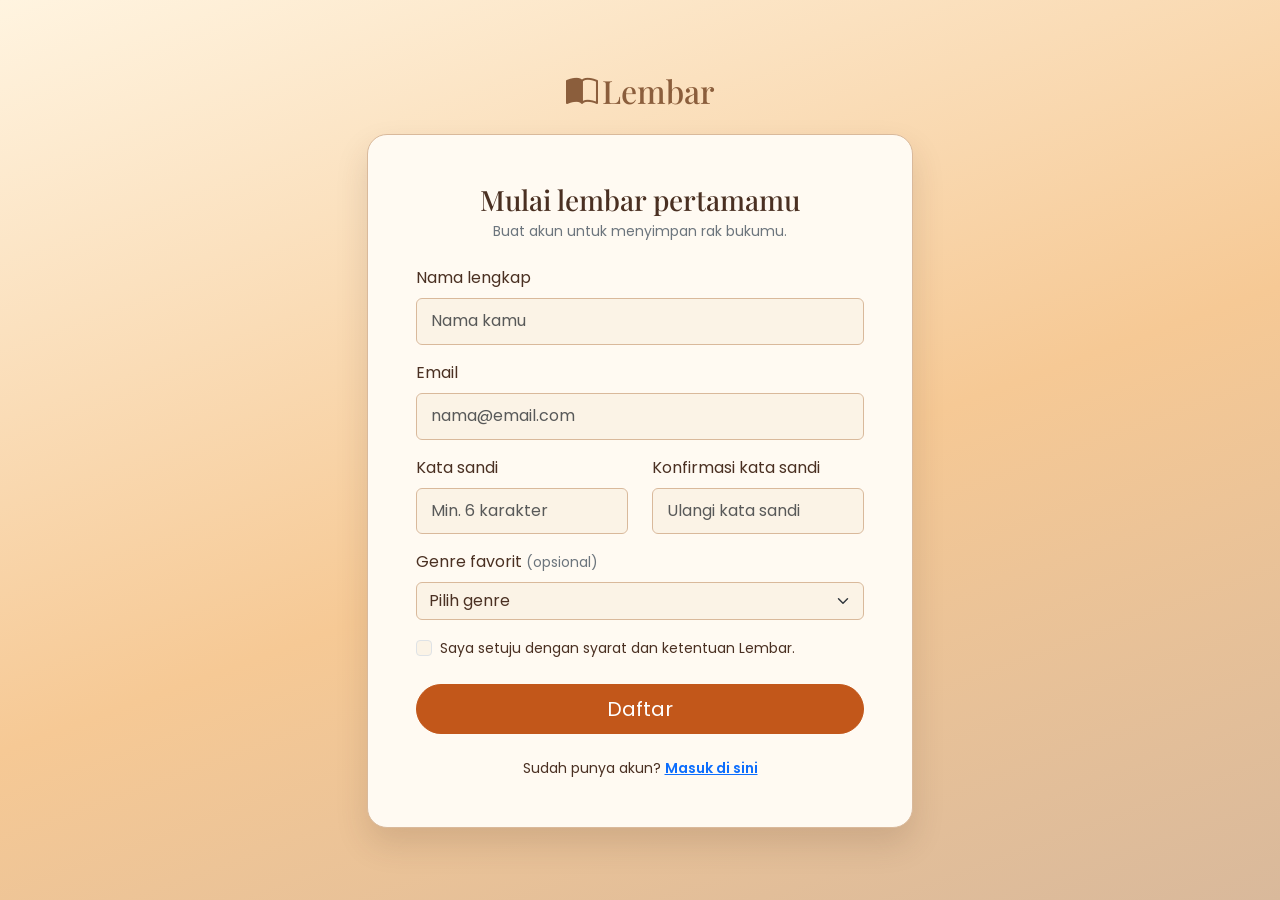
<file: Pertemuan 7/register.html>
<!DOCTYPE html>
<html lang="id">
<head>
  <meta charset="UTF-8">
  <meta name="viewport" content="width=device-width, initial-scale=1">
  <title>Daftar - Lembar</title>
  <link href="https://cdn.jsdelivr.net/npm/bootstrap@5.3.3/dist/css/bootstrap.min.css" rel="stylesheet">
  <link href="https://cdn.jsdelivr.net/npm/bootstrap-icons@1.11.3/font/bootstrap-icons.min.css" rel="stylesheet">
  <link href="https://fonts.googleapis.com/css2?family=Playfair+Display:wght@700&family=Poppins:wght@400;500;600&display=swap" rel="stylesheet">
  <link href="style.css" rel="stylesheet">
</head>
<body>

  <div class="auth-wrapper">
    <div class="container">
      <div class="row justify-content-center">
        <div class="col-11 col-md-9 col-lg-6">

          <div class="text-center mb-4">
            <a href="index.html" class="text-decoration-none">
              <h1 class="h2" style="color: var(--cokelat);"><i class="bi bi-book-half me-1"></i>Lembar</h1>
            </a>
          </div>

          <div class="card auth-card p-4 p-md-5">
            <h2 class="h3 text-center mb-1">Mulai lembar pertamamu</h2>
            <p class="text-center text-secondary small mb-4">Buat akun untuk menyimpan rak bukumu.</p>

            <form class="needs-validation" id="formRegister" novalidate>

              <div class="mb-3">
                <label for="nama" class="form-label">Nama lengkap</label>
                <input type="text" class="form-control" id="nama" placeholder="Nama kamu" required>
                <div class="invalid-feedback">Nama wajib diisi.</div>
              </div>

              <div class="mb-3">
                <label for="email" class="form-label">Email</label>
                <input type="email" class="form-control" id="email" placeholder="nama@email.com" required>
                <div class="invalid-feedback">Masukkan email yang valid.</div>
              </div>

              <div class="row">
                <div class="col-md-6 mb-3">
                  <label for="password" class="form-label">Kata sandi</label>
                  <input type="password" class="form-control" id="password" placeholder="Min. 6 karakter" minlength="6" required>
                  <div class="invalid-feedback">Minimal 6 karakter.</div>
                </div>
                <div class="col-md-6 mb-3">
                  <label for="konfirmasi" class="form-label">Konfirmasi kata sandi</label>
                  <input type="password" class="form-control" id="konfirmasi" placeholder="Ulangi kata sandi" required>
                  <div class="invalid-feedback">Kata sandi tidak sama.</div>
                </div>
              </div>

              <div class="mb-3">
                <label for="genre" class="form-label">Genre favorit <span class="text-secondary small">(opsional)</span></label>
                <select class="form-select" id="genre" style="background-color: var(--krem); border-color: var(--cokelat-muda);">
                  <option value="" selected>Pilih genre</option>
                  <option>Fiksi</option>
                  <option>Romansa</option>
                  <option>Fantasi</option>
                  <option>Drama keluarga</option>
                  <option>Non-fiksi</option>
                </select>
              </div>

              <div class="form-check mb-4">
                <input class="form-check-input" type="checkbox" id="setuju" required>
                <label class="form-check-label small" for="setuju">Saya setuju dengan syarat dan ketentuan Lembar.</label>
                <div class="invalid-feedback">Kamu harus menyetujui dulu.</div>
              </div>

              <div class="d-grid">
                <button type="submit" class="btn btn-lembar btn-lg">Daftar</button>
              </div>
            </form>

            <p class="text-center small mt-4 mb-0">
              Sudah punya akun? <a href="login.html" class="fw-semibold">Masuk di sini</a>
            </p>
          </div>

        </div>
      </div>
    </div>
  </div>

  <script src="https://cdn.jsdelivr.net/npm/bootstrap@5.3.3/dist/js/bootstrap.bundle.min.js"></script>
  <script>
    const form = document.getElementById('formRegister');
    const password = document.getElementById('password');
    const konfirmasi = document.getElementById('konfirmasi');

    // Cek apakah konfirmasi sama dengan kata sandi
    function cekKonfirmasi() {
      if (konfirmasi.value !== password.value) {
        konfirmasi.setCustomValidity('Tidak sama'); // menandai input sebagai tidak valid
      } else {
        konfirmasi.setCustomValidity('');
      }
    }
    password.addEventListener('input', cekKonfirmasi);
    konfirmasi.addEventListener('input', cekKonfirmasi);

    form.addEventListener('submit', function (event) {
      event.preventDefault();
      cekKonfirmasi();
      if (!form.checkValidity()) {
        event.stopPropagation();
      } else {
        alert('Pendaftaran berhasil! (contoh saja, belum terhubung ke database)');
        window.location.href = 'login.html';
      }
      form.classList.add('was-validated');
    });
  </script>
</body>
</html>
</file>
<file: ETS/style.css>
/* ---------- Design tokens ---------- */
:root {
  --yale-blue: #0f4d92;
  --parchment: #fef4d4;
  --white: #ffffff;
  --light-blue: #d9e9f2;
  --haas-orange: #f48734;
  --soft-yellow: #fce188;
  --sage-green: #527d73;
  --medium-blue: #708fb8;
  --maroon: #61262a;
  --black: #000000;
  --ink: #1c2733; /* teks panjang: gelap tapi nyaman dibaca */

  /* Oranye-merah pada ikon solid & tombol panah di desain.
     Mau ikut Haas Orange? Ganti nilainya jadi var(--haas-orange). */
  --icon-solid: #ee4b23;

  --font-ui: "Plus Jakarta Sans", system-ui, -apple-system, "Segoe UI", sans-serif;
  --font-editorial: "Lora", Georgia, "Times New Roman", serif;

  --header-h: 96px;
  --shadow-card: 0 4px 4px rgba(0, 0, 0, 0.25);

  /* Timpa variabel Bootstrap */
  --bs-body-font-family: var(--font-ui);
  --bs-body-color: var(--ink);
  --bs-body-bg: var(--white);
  --bs-body-line-height: 1.5;
  --bs-link-color: var(--yale-blue);
  --bs-border-radius: 11px;
}

html {
  scroll-padding-top: var(--header-h);
}

body {
  -webkit-font-smoothing: antialiased;
}

h1, h2, h3, p, address {
  margin: 0;
}

address {
  font-style: normal;
}

a {
  text-decoration: none;
}

svg {
  display: block;
}

:focus-visible {
  outline: 3px solid var(--haas-orange);
  outline-offset: 3px;
}

@media (prefers-reduced-motion: reduce) {
  html { scroll-behavior: auto; }
  * { transition: none !important; }
}

.section-title {
  font-family: var(--font-editorial);
  font-weight: 700;
  font-size: clamp(30px, 4vw, 48px);
  line-height: 1.2;
  color: var(--yale-blue);
  text-align: center;
  text-shadow: 0 4px 4px rgba(0, 0, 0, 0.25);
}

/* Ikon garis */
.service-card__icon {
  fill: none;
  stroke: currentColor;
  stroke-width: 1.4;
  stroke-linecap: round;
  stroke-linejoin: round;
}

/* Ikon solid */
.benefit__icon,
.contact__icon,
.hours__icon,
.carousel-btn svg {
  fill: currentColor;
  stroke: none;
}

/* ---------- Tombol ---------- */
.btn-brand,
.btn-brand-outline {
  --bs-btn-padding-x: 1.5rem;
  --bs-btn-border-radius: 11px;
  --bs-btn-font-weight: 600;
  --bs-btn-font-size: 1.25rem;
  min-width: 195px;
  height: 66px;
  display: inline-flex;
  align-items: center;
  justify-content: center;
}

.btn-brand {
  --bs-btn-color: var(--white);
  --bs-btn-bg: var(--yale-blue);
  --bs-btn-border-color: var(--yale-blue);
  --bs-btn-hover-color: var(--white);
  --bs-btn-hover-bg: #0b3d75;
  --bs-btn-hover-border-color: #0b3d75;
  --bs-btn-active-color: var(--white);
  --bs-btn-active-bg: #0a3566;
  --bs-btn-active-border-color: #0a3566;
}

.btn-brand-outline {
  --bs-btn-color: var(--yale-blue);
  --bs-btn-bg: var(--white);
  --bs-btn-border-color: var(--yale-blue);
  --bs-btn-hover-color: var(--yale-blue);
  --bs-btn-hover-bg: var(--light-blue);
  --bs-btn-hover-border-color: var(--yale-blue);
  --bs-btn-active-color: var(--yale-blue);
  --bs-btn-active-bg: var(--light-blue);
  --bs-btn-active-border-color: var(--yale-blue);
}

/* =========================================================
   NAVBAR
   ========================================================= */
.site-header {
  --bs-navbar-color: var(--white);
  --bs-navbar-hover-color: var(--white);
  --bs-navbar-active-color: var(--white);
  --bs-navbar-brand-color: var(--white);
  --bs-navbar-brand-hover-color: var(--white);
  background: var(--yale-blue);
  padding: 0;
}

.site-header__inner {
  min-height: var(--header-h);
  max-width: 1440px;
  padding: 8px clamp(16px, 4vw, 48px);
}

.brand {
  display: inline-flex;
  flex-shrink: 0;
  align-items: center;
  gap: 14px;
  margin: 0;
  padding: 0;
  color: var(--white);
}

/* Beri jarak antara logo dan menu navigasi */
.site-header .navbar-brand {
  margin-right: clamp(32px, 4vw, 64px);
}

.brand:hover { color: var(--white); }

.brand__logo {
  flex: none;
  width: 92px;
  height: 58px;
}

.brand__text {
  display: flex;
  flex-direction: column;
  line-height: 1.1;
}

.brand__name {
  font-weight: 700;
  font-style: italic;
  font-size: 40px;
}

.brand__tagline {
  font-weight: 500;
  font-size: 18px;
}

.site-header .nav-link {
  font-weight: 500;
  font-size: clamp(16px, 1.5vw, 22px);
  line-height: 1.3;
  padding: 4px 0;
  white-space: nowrap; /* "Members List" tidak boleh turun baris */
  text-underline-offset: 6px;
}

.site-header .nav-link:hover {
  text-decoration: underline;
}

.site-header .nav-link.active {
  font-weight: 600;
  text-decoration: underline;
}

.btn-login {
  --bs-btn-color: var(--yale-blue);
  --bs-btn-bg: var(--white);
  --bs-btn-border-color: var(--white);
  --bs-btn-hover-color: var(--yale-blue);
  --bs-btn-hover-bg: var(--parchment);
  --bs-btn-hover-border-color: var(--parchment);
  --bs-btn-active-color: var(--yale-blue);
  --bs-btn-active-bg: var(--parchment);
  --bs-btn-active-border-color: var(--parchment);
  --bs-btn-border-radius: 6px;
  --bs-btn-padding-x: 1.25rem;
  min-width: 112px;
  height: 44px;
  display: inline-flex;
  align-items: center;
  justify-content: center;
  font-weight: 600;
  font-size: clamp(16px, 1.5vw, 22px);
}

.site-header .navbar-toggler {
  border-color: rgba(255, 255, 255, 0.6);
}

@media (min-width: 1200px) and (max-width: 1399.98px) {
  .brand__logo { width: 80px; height: 50px; }
  .brand__name { font-size: 34px; }
  .brand__tagline { font-size: 16px; }
}

@media (max-width: 1199.98px) {
  :root { --header-h: 72px; }

  .brand__logo { width: 64px; height: 40px; }
  .brand__name { font-size: 28px; }
  .brand__tagline { font-size: 13px; }

  .site-header .navbar-collapse {
    padding: 8px 0 20px;
  }

  .site-header .nav-link {
    padding: 14px 0;
    font-size: 18px;
    border-bottom: 1px solid rgba(255, 255, 255, 0.15);
  }

  .btn-login {
    width: 100%;
    margin-top: 16px;
    height: 48px;
    font-size: 18px;
  }
}

/* =========================================================
   HERO
   ========================================================= */
.hero {
  display: flex;
  align-items: center;
  min-height: 636px;
  padding-block: 72px;
  color: var(--white);
  background:
    linear-gradient(rgba(0, 0, 0, 0.4), rgba(0, 0, 0, 0.4)),
    url("assets/hero.png") center / cover no-repeat,
    #3a2a1c;
}

.hero__title {
  display: flex;
  flex-direction: column;
  align-items: center;
  font-family: var(--font-editorial);
  font-weight: 700;
  font-size: clamp(38px, 5vw, 54px);
  line-height: 1.25;
}

.hero__title-line {
  color: var(--white);
  text-shadow: 0 4px 8px rgba(0, 0, 0, 0.45);
}

.hero__title-brand {
  color: var(--yale-blue);
  -webkit-text-stroke: 1px var(--white);
  paint-order: stroke fill;
  text-shadow: 0 4px 8px rgba(255, 255, 255, 0.9);
}

.hero__desc {
  max-width: 1000px;
  margin-top: 28px;
  font-weight: 500;
  font-size: clamp(16px, 1.6vw, 20px);
  line-height: 1.6;
  text-shadow: 0 2px 6px rgba(0, 0, 0, 0.7);
}

@media (max-width: 575.98px) {
  .hero { min-height: 520px; padding-block: 56px; }
  .btn-brand,
  .btn-brand-outline { min-width: 0; flex: 1 1 160px; height: 56px; font-size: 1.125rem; }
}

/* =========================================================
   KEUNGGULAN
   ========================================================= */
.benefits {
  padding-block: 24px 40px;
  background: linear-gradient(180deg, var(--soft-yellow) 0%, var(--white) 95%);
}

.benefit {
  display: flex;
  flex-direction: column;
  align-items: center;
  gap: 8px;
  min-height: 258px;
  padding: 32px 20px 28px;
  border: 1px solid var(--yale-blue);
  border-radius: 26px;
  text-align: center;
}

.benefit__icon {
  width: 88px;
  height: 88px;
  margin-bottom: 8px;
  color: var(--icon-solid);
}

.benefit__title {
  font-weight: 700;
  font-size: 24px;
  line-height: 1.25;
  color: var(--yale-blue);
}

.benefit__desc {
  font-size: 16px;
}

/* =========================================================
   PENGGUNAAN PERPUSTAKAAN / LAYANAN DARING
   ========================================================= */
.services {
  padding-block: 48px 72px;
  background: linear-gradient(180deg, var(--white) 0%, var(--light-blue) 100%);
}

.service-tabs {
  gap: 16px clamp(32px, 8vw, 121px);
  margin-bottom: 56px;
}

.service-tabs .nav-link {
  padding: 4px 0;
  border: 0;
  background: none;
  font-family: var(--font-editorial);
  font-weight: 600;
  font-size: clamp(22px, 3vw, 40px);
  line-height: 1.3;
  color: rgba(0, 0, 0, 0.49);
  transition: color 0.2s;
}

.service-tabs .nav-link:hover {
  color: var(--yale-blue);
}

.service-tabs .nav-link.active {
  font-weight: 700;
  color: var(--yale-blue);
  background: none;
  text-shadow: 0 4px 4px rgba(0, 0, 0, 0.25);
}

.service-card {
  display: flex;
  flex-direction: column;
  align-items: center;
  justify-content: center;
  gap: 16px;
  width: 100%;
  max-width: 289px;
  height: 162px;
  margin-inline: auto;
  padding: 20px 17px;
  border: 1px solid var(--yale-blue);
  border-radius: 21px;
  background: rgba(255, 255, 255, 0.5);
  color: var(--yale-blue);
  text-align: center;
  transition: background-color 0.2s, transform 0.2s, box-shadow 0.2s;
}

.service-card:hover {
  color: var(--yale-blue);
  background: var(--white);
  transform: translateY(-3px);
  box-shadow: 0 8px 16px rgba(15, 77, 146, 0.18);
}

.service-card__icon {
  width: 60px;
  height: 60px;
  color: var(--haas-orange);
}

.service-card__name {
  font-weight: 600;
  font-size: 20px;
  line-height: 1.25;
}

/* =========================================================
   FASILITAS
   ========================================================= */
.facilities {
  padding-block: 40px 80px;
  background: linear-gradient(180deg, var(--light-blue) 0%, var(--white) 100%);
}

.carousel-wrap {
  --gap: 40px;
  --card-w: min(345px, calc(100vw - 124px));
  --visible: 1;
  position: relative;
  margin-top: 56px;
}

@media (min-width: 920px)  { .carousel-wrap { --card-w: 345px; --visible: 2; } }
@media (min-width: 1260px) { .carousel-wrap { --visible: 3; } }

/* Jendela: hanya menampilkan --visible kartu, sisanya tersembunyi sampai digeser */
.carousel-window {
  width: calc(var(--visible) * var(--card-w) + (var(--visible) - 1) * var(--gap) + 12px);
  margin-inline: auto;
  padding: 8px 6px 16px;
  overflow: hidden;
  touch-action: pan-y;
}

.carousel-track {
  display: flex;
  gap: var(--gap);
  width: max-content;
}

.facility {
  position: relative;
  flex: 0 0 var(--card-w);
  width: var(--card-w);
  height: 460px;
  display: grid;
  place-items: center;
  padding: 24px;
  border-radius: 15px;
  overflow: hidden;
  /* Foto sudah diedit dari sananya: tampilkan apa adanya, tanpa overlay */
  background: var(--photo) center / cover no-repeat var(--medium-blue);
  box-shadow: var(--shadow-card);
  user-select: none;
}

.facility__name {
  font-family: var(--font-editorial);
  font-weight: 600;
  font-size: 32px;
  line-height: 1.25;
  color: var(--white);
  text-align: center;
}

/* Panah berada di margin luar kartu, seperti di desain */
.carousel-btn {
  position: absolute;
  top: 50%;
  z-index: 2;
  display: inline-flex;
  align-items: center;
  justify-content: center;
  width: 48px;
  height: 48px;
  padding: 0;
  border: 0;
  border-radius: 50%;
  background: var(--icon-solid);
  color: var(--white);
  box-shadow: 0 2px 8px rgba(0, 0, 0, 0.3);
  transform: translateY(-50%);
  transition: filter 0.2s, transform 0.2s;
}

.carousel-btn svg {
  width: 28px;
  height: 28px;
}

.carousel-btn:hover { filter: brightness(0.92); }
.carousel-btn:active { transform: translateY(-50%) scale(0.95); }
.carousel-btn--prev { left: 8px; }
.carousel-btn--next { right: 8px; }

@media (min-width: 920px) {
  .carousel-btn--prev { left: 24px; }
  .carousel-btn--next { right: 24px; }
}

@media (max-width: 575.98px) {
  .carousel-btn { width: 40px; height: 40px; }
  .carousel-btn svg { width: 24px; height: 24px; }
}

/* =========================================================
   STATISTIK
   ========================================================= */
.stats {
  padding-block: 64px 96px;
  background: linear-gradient(180deg, var(--white) 20%, var(--yale-blue) 100%);
}

.stat {
  display: flex;
  flex-direction: column;
  align-items: center;
  justify-content: center;
  gap: 8px;
  max-width: 455px;
  min-height: 170px;
  margin-inline: auto;
  padding: 24px;
  border: 1px solid var(--yale-blue);
  border-radius: 21px;
  background: var(--parchment);
  box-shadow: var(--shadow-card);
  text-align: center;
  font-weight: 600;
  color: var(--haas-orange);
}

.stat__value {
  font-size: clamp(36px, 4vw, 48px);
  line-height: 1.2;
}

.stat__label {
  font-size: clamp(20px, 2.2vw, 28px);
  line-height: 1.25;
}

/* =========================================================
   FOOTER
   ========================================================= */
.site-footer {
  padding-block: 40px 56px;
  background: var(--yale-blue);
  color: var(--white);
}

.contact {
  display: grid;
  gap: 16px;
  margin-top: 28px;
}

.contact__row {
  display: flex;
  align-items: center;
  gap: 12px;
  font-size: 16px;
}

.contact__icon {
  flex: none;
  width: 32px;
  height: 32px;
  color: var(--white);
}

.contact a {
  color: var(--white);
}

.contact a:hover {
  text-decoration: underline;
}

.hours__title {
  margin-bottom: 24px;
  font-family: var(--font-editorial);
  font-weight: 600;
  font-size: clamp(28px, 3vw, 36px);
  text-align: center;
}

.hours__card {
  display: grid;
  grid-template-columns: 56px 1fr;
  column-gap: 16px;
  margin-top: 24px;
  padding: 16px 25px 20px;
  border: 1px solid var(--light-blue);
  border-radius: 12px;
}

.hours__card:first-of-type {
  margin-top: 0;
}

.hours__icon {
  grid-row: 1 / span 4;
  width: 44px;
  height: 44px;
  margin-top: 4px;
  color: var(--white);
}

.hours__period {
  font-weight: 600;
  font-size: 22px;
  line-height: 1.3;
}

.hours__label {
  margin-top: 10px;
  font-weight: 500;
  font-size: 14px;
}

.hours__time {
  font-weight: 600;
  font-size: 20px;
}

.hours__closed {
  margin-top: 8px;
  font-weight: 500;
  font-size: 14px;
  color: rgba(255, 255, 255, 0.7);
}

/* =========================================================
   RESPONSIF TAMBAHAN
   ========================================================= */
@media (max-width: 575.98px) {
  .benefit { min-height: 0; }
  .service-card { height: auto; min-height: 140px; }
  .facility { height: 400px; }
  .stat { min-height: 140px; }
}

/* ===== Hover: foto fasilitas & kotak statistik ===== */
.facility,
.stat {
  transition: transform 0.25s ease, box-shadow 0.25s ease;
}

@media (hover: hover) {
  .facility:hover {
    transform: translateY(-6px);
    box-shadow: 0 12px 20px rgba(0, 0, 0, 0.35);
  }

  .stat:hover {
    transform: translateY(-6px);
    box-shadow: 0 12px 20px rgba(0, 0, 0, 0.3);
  }
}

/* =========================================================
   HALAMAN DALAM: Registration, Member List, Login
   ========================================================= */
.page-hero {
  padding-block: 56px 32px;
  text-align: center;
  background: linear-gradient(180deg, var(--light-blue) 0%, var(--white) 100%);
}

.page-hero p {
  max-width: 640px;
  margin: 12px auto 0;
}

.page-section {
  min-height: 55vh;
  padding-block: 24px 80px;
}

.panel {
  padding: clamp(20px, 4vw, 40px);
  background: var(--white);
  border: 1px solid var(--yale-blue);
  border-radius: 21px;
  box-shadow: var(--shadow-card);
}

/* Form */
.form-label {
  font-weight: 600;
  color: var(--yale-blue);
}

.form-control,
.form-select {
  padding: 0.65rem 0.9rem;
  border-color: var(--medium-blue);
  border-radius: 11px;
}

.form-control:focus,
.form-select:focus {
  border-color: var(--yale-blue);
  box-shadow: 0 0 0 0.25rem rgba(15, 77, 146, 0.2);
}

/* Tombol ukuran kecil (tabel & modal) */
.btn-brand.btn-compact,
.btn-brand-outline.btn-compact,
.btn-maroon.btn-compact {
  min-width: 0;
  height: auto;
  padding: 0.4rem 0.9rem;
  font-size: 0.95rem;
  border-radius: 8px;
}

.btn-maroon {
  --bs-btn-color: var(--white);
  --bs-btn-bg: var(--maroon);
  --bs-btn-border-color: var(--maroon);
  --bs-btn-hover-color: var(--white);
  --bs-btn-hover-bg: #4b1d20;
  --bs-btn-hover-border-color: #4b1d20;
  --bs-btn-active-color: var(--white);
  --bs-btn-active-bg: #3d181a;
  --bs-btn-active-border-color: #3d181a;
  --bs-btn-font-weight: 600;
}

/* Tabel anggota */
.members-table {
  --bs-table-hover-bg: rgba(217, 233, 242, 0.55);
}

.members-table thead {
  --bs-table-bg: var(--yale-blue);
  --bs-table-color: var(--white);
  --bs-table-border-color: rgba(255, 255, 255, 0.2);
}

.members-table th {
  font-weight: 600;
  white-space: nowrap;
}

.badge-jenis {
  padding: 0.45em 0.85em;
  border-radius: 999px;
  font-weight: 600;
}

.badge-jenis--mahasiswa { background: var(--light-blue); color: var(--yale-blue); }
.badge-jenis--dosen { background: var(--parchment); color: var(--yale-blue); border: 1px solid var(--soft-yellow); }
.badge-jenis--tendik { background: var(--sage-green); color: var(--white); }

/* Modal & notifikasi */
.modal-title {
  font-family: var(--font-editorial);
  font-weight: 700;
  color: var(--yale-blue);
}

.toast-success { background: var(--sage-green); color: var(--white); }
.toast-error { background: var(--maroon); color: var(--white); }
</file>
<file: Pertemuan 7/style.css>
:root {
  --krem: #fbf3e6;        /* latar halaman */
  --krem-tua: #f3e3cc;    /* latar section selang-seling */
  --cokelat-muda: #d9b99b;
  --cokelat: #8b5e3c;
  --cokelat-tua: #4a3022; /* teks utama */
  --oranye: #c2571a;      /* aksen oranye deep hangat */
  --oranye-hover: #a54612;

  --bs-body-bg: var(--krem);
  --bs-body-color: var(--cokelat-tua);
  --bs-body-font-family: 'Poppins', sans-serif;
  --bs-link-color: var(--oranye);
  --bs-link-hover-color: var(--oranye-hover);
}

body {
  background-color: var(--krem);
}

h1, h2, h3, h4, .navbar-brand {
  font-family: 'Playfair Display', serif;
  font-weight: 700;
}

/* ---------- Navbar ---------- */
.navbar-lembar {
  background-color: var(--krem);
  border-bottom: 1px solid var(--cokelat-muda);
}
.navbar-lembar .navbar-brand {
  color: var(--cokelat);
  font-size: 1.7rem;
}
.navbar-lembar .nav-link {
  color: var(--cokelat-tua);
}
.navbar-lembar .nav-link:hover,
.navbar-lembar .nav-link.active {
  color: var(--oranye);
}

/* ---------- Tombol ---------- */
.btn-lembar {
  background-color: var(--oranye);
  border-color: var(--oranye);
  color: #fff;
  border-radius: 50rem;
  padding: .55rem 1.5rem;
}
.btn-lembar:hover,
.btn-lembar:focus {
  background-color: var(--oranye-hover);
  border-color: var(--oranye-hover);
  color: #fff;
}
.btn-outline-lembar {
  border: 2px solid var(--cokelat);
  color: var(--cokelat);
  border-radius: 50rem;
  padding: .5rem 1.4rem;
}
.btn-outline-lembar:hover {
  background-color: var(--cokelat);
  color: #fff;
}

/* ---------- Hero ---------- */
.hero {
  /* gradasi langit sore: krem -> peach -> cokelat muda */
  background: linear-gradient(160deg, #fff4e0 0%, #f6c995 55%, var(--cokelat-muda) 100%);
  padding: 6rem 0;
}
.hero h1 {
  font-size: calc(2rem + 2vw);
  color: var(--cokelat-tua);
}
.hero .lead {
  color: var(--cokelat);
}
.hero-badge {
  background-color: rgba(194, 87, 26, .12);
  color: var(--oranye);
  border-radius: 50rem;
  padding: .35rem 1rem;
  font-size: .85rem;
  font-weight: 500;
}
.kata-sorot {
  color: var(--oranye);
  font-style: italic; 
}
.hero-ilustrasi {
  width: 100%;
  max-width: 540px;
  margin-left: 8rem;
  -webkit-mask-image:
    linear-gradient(to right, transparent, #000 20%, #000 80%, transparent),
    linear-gradient(to bottom, transparent, #000 20%, #000 80%, transparent);
  -webkit-mask-composite: source-in;
  mask-image:
    linear-gradient(to right, transparent, #000 20%, #000 80%, transparent),
    linear-gradient(to bottom, transparent, #000 20%, #000 80%, transparent);
  mask-composite: intersect;
}

/* ---------- Section ---------- */
.section-title {
  color: var(--cokelat);
  font-size: calc(1rem + 2vw);
}
.section-alt {
  background-color: var(--krem-tua);
}

/* ---------- Kartu buku ---------- */
.book-card {
  background-color: #fffaf2;
  border: 1px solid var(--cokelat-muda);
  border-radius: 1rem;
  overflow: hidden;
  transition: transform .2s ease, box-shadow .2s ease;
}
.book-card:hover {
  transform: translateY(-6px);
  box-shadow: 0 .8rem 1.5rem rgba(74, 48, 34, .15);
}

.book-cover {
  height: 230px;
  background: linear-gradient(160deg, var(--c1), var(--c2));
  color: #fff;
  display: flex;
  align-items: flex-end;
  padding: 1.2rem;
  font-family: 'Playfair Display', serif;
  font-weight: 700;
  font-size: 1.25rem;
  line-height: 1.25;
  text-shadow: 0 1px 4px rgba(0, 0, 0, .35);
}
.book-cover-img {
  width: 100%;
  aspect-ratio: 2 / 3;   
  object-fit: cover;
  display: block;
}

.badge-lembar {
  background-color: var(--oranye);
  color: #fff;
  font-weight: 500;
}
.badge-soft {
  background-color: var(--krem-tua);
  color: var(--cokelat);
  border: 1px solid var(--cokelat-muda);
  font-weight: 500;
}

/* ---------- Fitur ---------- */
.feature-icon {
  width: 64px;
  height: 64px;
  border-radius: 50%;
  background-color: rgba(194, 87, 26, .12);
  color: var(--oranye);
  font-size: 1.8rem;
  display: inline-flex;
  align-items: center;
  justify-content: center;
}

/* ---------- Form (login & register) ---------- */
.auth-wrapper {
  min-height: 100vh;
  background: linear-gradient(160deg, #fff4e0 0%, #f6c995 55%, var(--cokelat-muda) 100%);
  display: flex;
  align-items: center;
  padding: 2rem 0;
}
.auth-card {
  background-color: #fffaf2;
  border: 1px solid var(--cokelat-muda);
  border-radius: 1.25rem;
  box-shadow: 0 1rem 2rem rgba(74, 48, 34, .15);
}
.auth-card .form-control {
  background-color: var(--krem);
  border-color: var(--cokelat-muda);
  padding: .65rem .9rem;
}
.auth-card .form-control:focus {
  border-color: var(--oranye);
  box-shadow: 0 0 0 .25rem rgba(194, 87, 26, .2);
}
.auth-card .form-check-input:checked {
  background-color: var(--oranye);
  border-color: var(--oranye);
}

/* ---------- Footer ---------- */
.footer-lembar {
  background-color: var(--cokelat-tua);
  color: var(--cokelat-muda);
}
.footer-lembar a {
  color: var(--cokelat-muda);
  text-decoration: none;
}
.footer-lembar a:hover {
  color: #fff;
}
</file>
